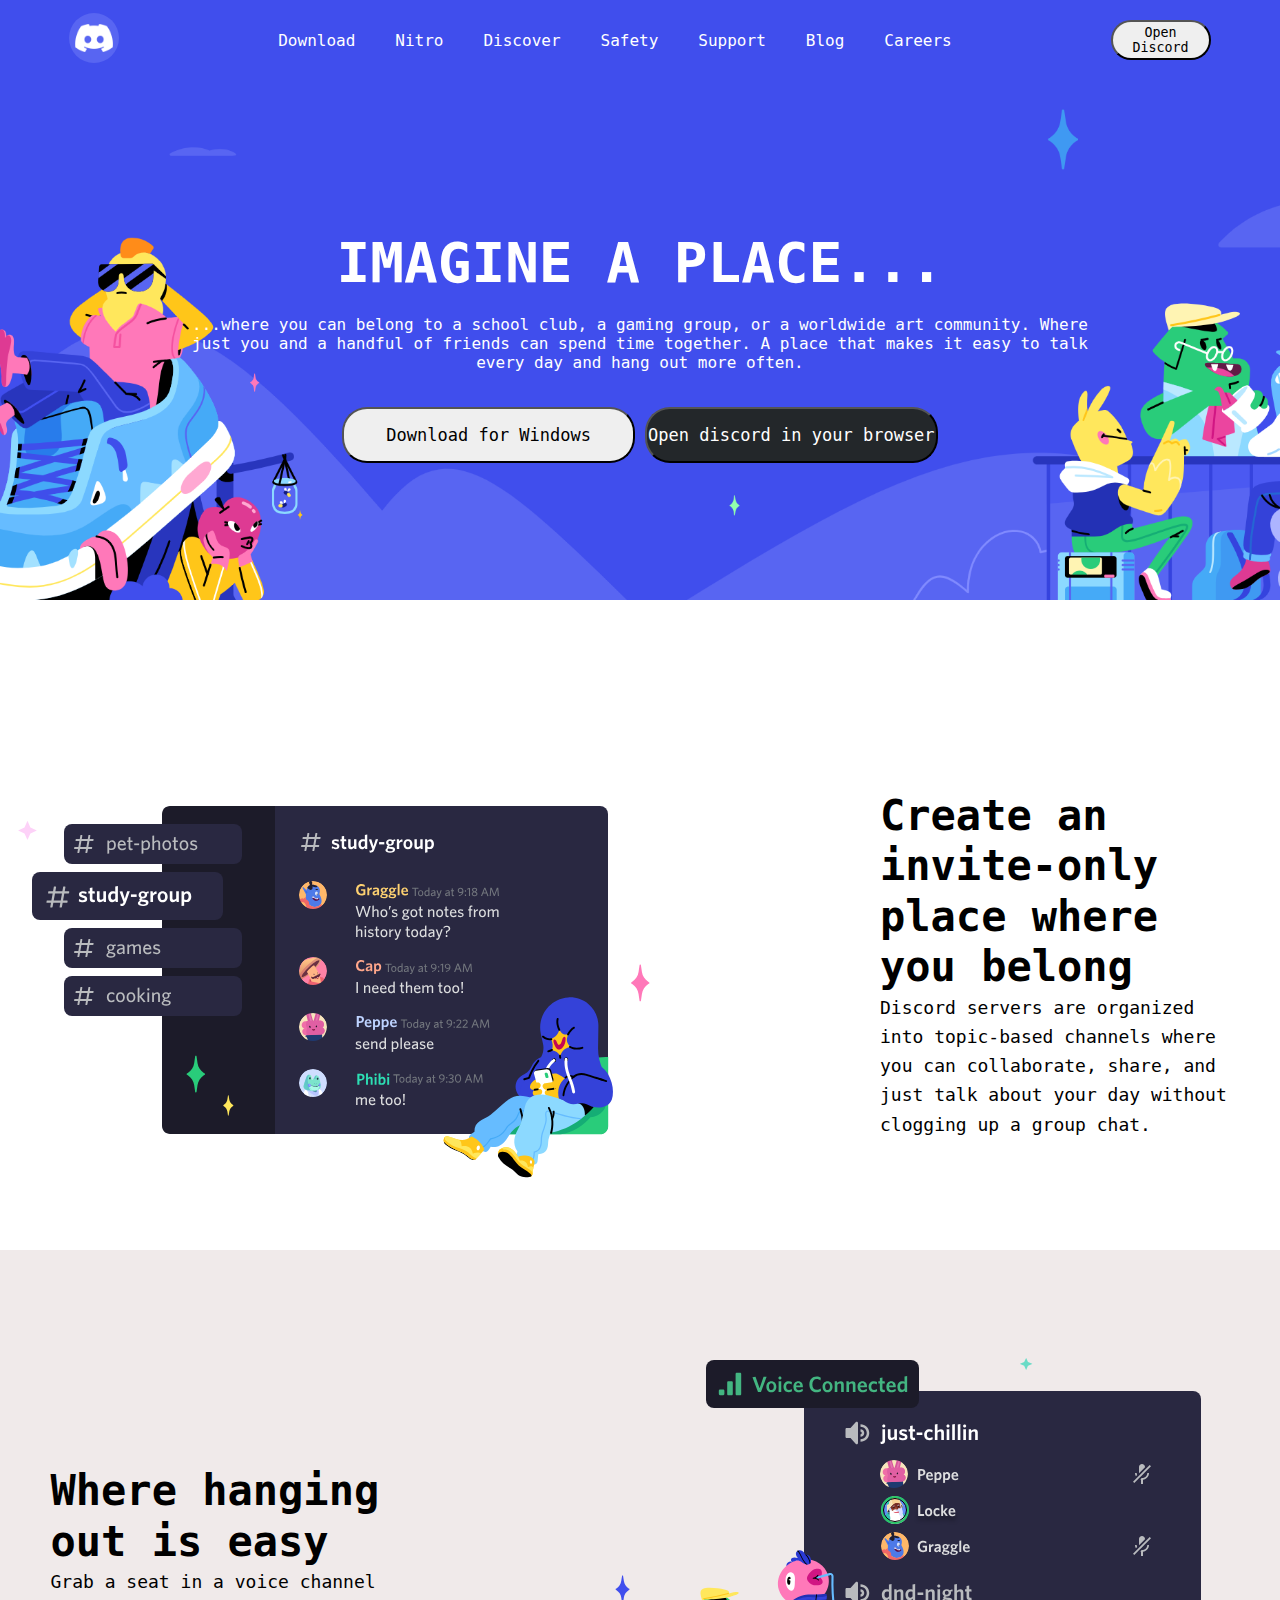
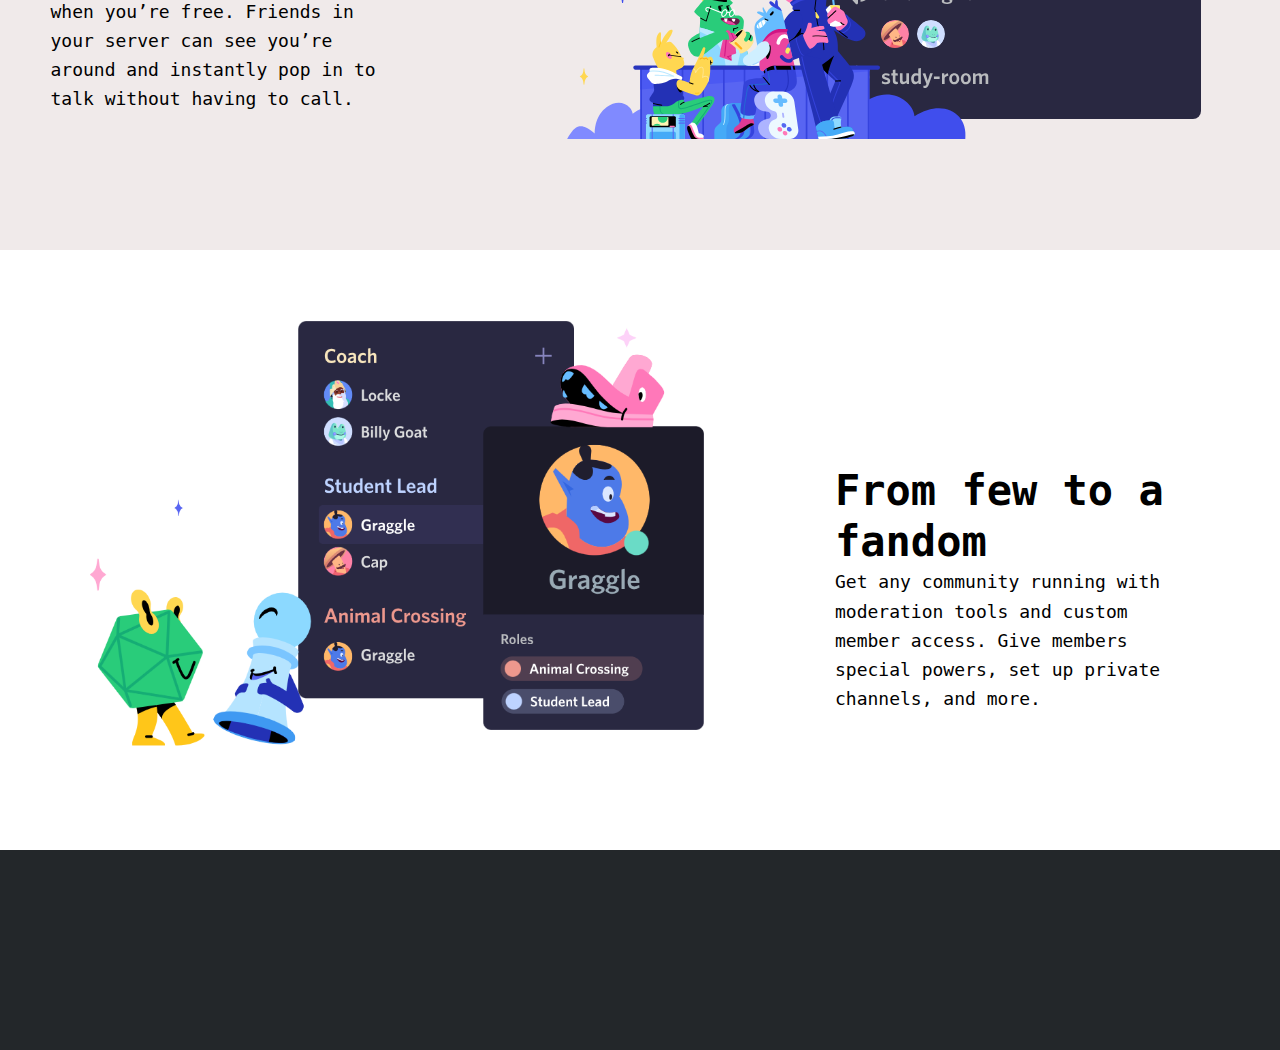
<file: discord/index.html>
<!DOCTYPE html>
<html lang="en">
<head>
    <meta charset="UTF-8">
    <meta name="viewport" content="width=device-width, initial-scale=1.0">
    <link rel="stylesheet" href="style.css">
    <title>discord</title>
</head>
<body>
    <div class="upbox">
   <nav>
    <div class="logo">
        <img src="logo.png" alt="" width="50px">
</div>
    <div class="list">
        <li>Download</li>
        <li>Nitro</li>
        <li>Discover</li>
        <li>Safety</li>
        <li>Support</li>
        <li>Blog</li>
        <li>Careers</li>
    </div>
    <button id="opendiscord">Open Discord</button>

   </nav>
   <!-- <div class="upbox-content">
    <h1 style="margin-bottom: 50px;">IMAGINE A PLACE...</h1>
    <div class="midpara">
        <p>...where you can belong to a school club, a gaming group, or a worldwide art community. Where just you and a handful of friends can spend time together. A place that makes it easy to talk every day and hang out more often.</p>
        
    </div>

    </div> -->
<div class="upbox-content" >
    <h1 style="margin-bottom: 20px; font-size: 56px;">IMAGINE  A PLACE...</h1>
    <p>    ...where you can belong to a school club, a gaming group, or a worldwide art community. Where just you and a handful of friends can spend time together. A place that makes it easy to talk every day and hang out more often.  
    </p>
<div class="midbutton">
    <button>Download for Windows</button>
    <button style=" background-color: #23272a;
    color: white;">Open discord in your browser</button>
</div>
</div>  
</div>
<!-- <div class="midbox1">
   <div class="midbox1content">
   <img src="pic2.svg" alt="" srcset="">
</div>

   <div class="midbox1text">
<h2>Create an invite-only place where you belong</h2>
<p style="font-size: 18px; line-height: 1.625;">Discord servers are organized into topic-based channels where you can collaborate, share, and just talk about your day without clogging up a group chat.
</p>
   </div>

  
</div>
<div class="midbox2">
    <div class="midbox2text">
        <h2>Where hanging out is easy</h2>
        <p style="font-size: 18px; line-height: 1.625;">Grab a seat in a voice channel when you’re free. Friends in your server can see you’re around and instantly pop in to talk without having to call.</p>
    </div>
    <div class="midbox2content">
   <img src="pc3.svg" alt="">
    </div>
</div>
<div class="midbox3">
    <div class="midbox3content">
    <img src="picture4 (2).png" alt="" srcset="" width="700">
 </div>
 
    <div class="midbox3text">
 <h2>From few to a fandom</h2>
 <p style="font-size: 18px; line-height: 1.625;">Get any community running with moderation tools and custom member access. Give members special powers, set up private channels, and more.</p>
    </div> -->
    
    <div class="midbox1">
        <div class="midbox1content">
        <img src="pic2.svg" alt="" srcset="">
     </div>
     
        <div class="midbox1text">
     <h2>Create an invite-only place where you belong</h2>
     <p style="font-size: 18px; line-height: 1.625;">Discord servers are organized into topic-based channels where you can collaborate, share, and just talk about your day without clogging up a group chat.
     </p>
        </div>
     
       
     </div>
     <div class="midbox2">
        <div class="midbox2text">
            <h2>Where hanging out is easy</h2>
            <p style="font-size: 18px; line-height: 1.625;">Grab a seat in a voice channel when you’re free. Friends in your server can see you’re around and instantly pop in to talk without having to call.</p>
        </div>
        <div class="midbox2content">
       <img src="pc3.svg" alt="">
        </div>
    </div>
    <div class="midbox3">
        <div class="midbox3content">
        <img src="picture4 (2).png" alt="" srcset="" width="700">
     </div>
     
        <div class="midbox3text">
     <h2>From few to a fandom</h2>
     <p style="font-size: 18px; line-height: 1.625;">Get any community running with moderation tools and custom member access. Give members special powers, set up private channels, and more.</p>
        </div>   
    </div>
    <div class="footer" style="height: 200px; background-color: #23272a;"></div>

</body>
</html>
</file>
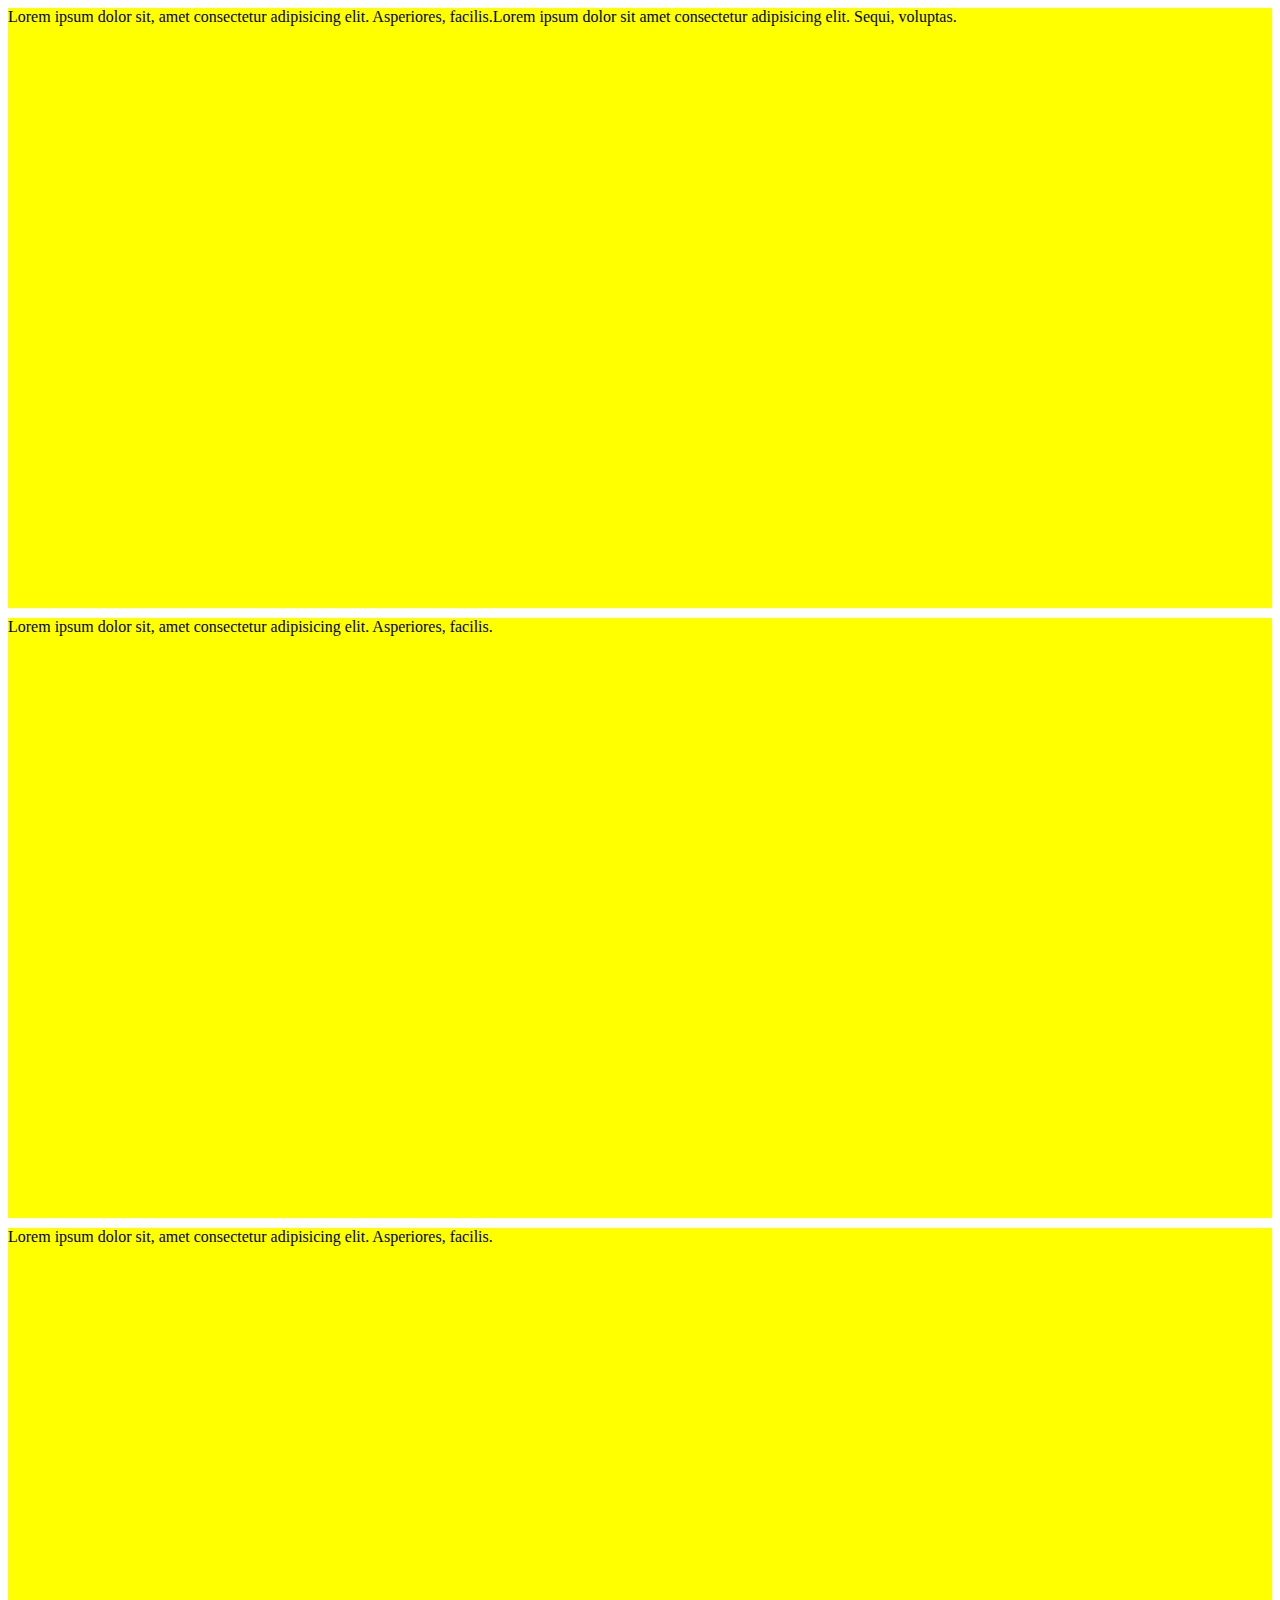
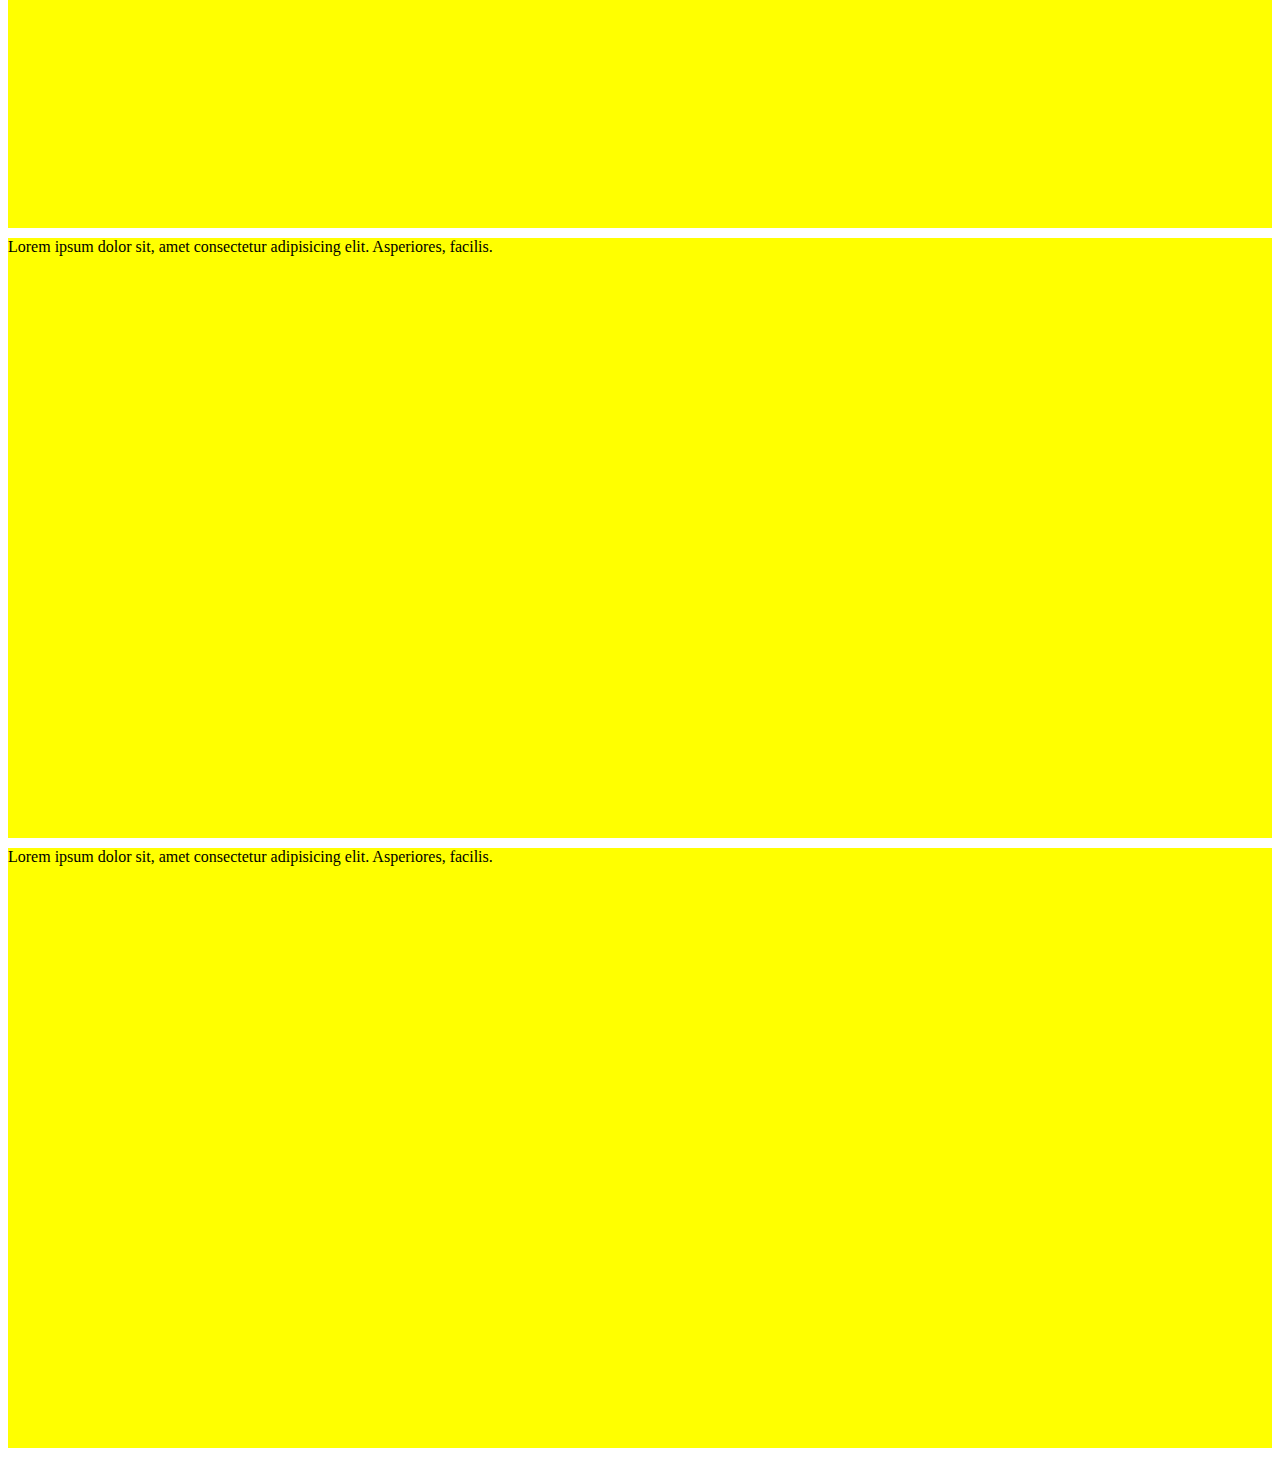
<file: discord/index2.html>
<!DOCTYPE html>
<html lang="en">
<head>
    <meta charset="UTF-8">
    <meta name="viewport" content="width=device-width, initial-scale=1.0">
    <link rel="stylesheet" href="style2.css">
    <title>Document</title>
</head>
<body>
    <div class="one">Lorem ipsum dolor sit, amet consectetur adipisicing elit. Asperiores, facilis.Lorem ipsum dolor sit amet consectetur adipisicing elit. Sequi, voluptas.</div>
    <div class="one">Lorem ipsum dolor sit, amet consectetur adipisicing elit. Asperiores, facilis.</div>
    <div class="one">Lorem ipsum dolor sit, amet consectetur adipisicing elit. Asperiores, facilis.</div>
    <div class="one">Lorem ipsum dolor sit, amet consectetur adipisicing elit. Asperiores, facilis.</div>
    <div class="one">Lorem ipsum dolor sit, amet consectetur adipisicing elit. Asperiores, facilis.</div>
</body>
</html>
</file>
<file: discord/style.css>
@import url('https://fonts.googleapis.com/css2?family=Noto+Sans:wght@600&family=Roboto:ital,wght@0,100;1,100;1,300&family=Ubuntu&display=swap');
*{
    margin: 0;
    padding: 0;
    /* font-family: 'Noto Sans', sans-serif;
font-family: 'Roboto', sans-serif;
font-family: 'Ubuntu', sans-serif; */
font-family: Consolas,"Andale Mono WT","Andale Mono","Lucida Console","Lucida Sans Typewriter","DejaVu Sans Mono","Bitstream Vera Sans Mono","Liberation Mono","Nimbus Mono L",Monaco,"Courier New",Courier,monospace;
}
body{
    margin: 0;
    padding: 0;
    /* height: 5000px; */
}
nav {
    display: flex;
    justify-content: space-around;
    align-items: center;
}

.list {
    display: flex;
    align-items: center;
    list-style-type: none;
    height: 80px;
    color: white;
}

.list li {
    margin: 0 20px; /* Adjust the spacing between list items */
}

#opendiscord {
    height: 40px;
    width: 100px;
    border-radius: 25px;
}
.upbox{
    height: 600px;
    background-color: brown;
    background-image: url(background2.png);
    background-size: cover;
    
}
.logo img{
width: 50px;
height: 50px;
border-radius: 50px;
}
h1{
    margin: auto;
    color: white;
    font-size: 60px;
    font-weight: 700;
}
.upbox-content{
   /* background-color: red; */
   height: 300px;
   width: 900px;
   margin: auto;
   margin-top: 150px;
   text-align: center;
   color: white;
   /* word-spacing: 10px; */
}
.midbutton button{
    width: 293px;
    line-height: 24px;
    font-weight: 500;
    border-radius: 25px;
    height: 56px;
    margin-top: 35px;
    font-size: 17px;
}
.midbox1{
    height: 650px;
    align-items: center;
    display: flex;
    justify-content: space-between;
   
}
.midbox1content{
    margin-top: 125px;
    /* display: flex; */
    justify-content: space-between;
   
}
h2{
    font-size: 42px;
    margin-top: 65px;
    line-height: 120%;
}
.midbox1text{
    margin-top: 15px;
    width: 350px;
    margin-right: 50px;
    /* margin-bottom: 10px; */
    
}
.midbox2{
    height: 600px;
    background-color: rgb(240, 234, 234);
    display: flex;
    align-items: center;
    justify-content: space-around;
}
.midbox2text{
    margin-top: 15px;
    width: 350px;
    margin-right: 50px;
    /* margin-bottom: 10px; */
    
}
.midbox3{
    height: 600px;
    display: flex;
    align-items: center;
    justify-content: space-around;

}
.midbox3text{
    margin-top: 15px;
    width: 350px;
    margin-right: 50px;
    /* margin-bottom: 10px; */
    
}
.midbox4{
   margin: auto;
}

 @media screen and (max-width: 500px) {
    body {
        font-size: 14px;
    }

    .upbox {
        height: auto;
        padding: 20px;
        text-align: center;
        width: 100%;
        height: 600px;
    }

    .upbox-content {
        width: 100%;
        margin-top: 50px;
    }

    h1 {
        font-size: 36px;
    }

    .midbutton button {
        width: 100%;
        margin-top: 20px;
        
    }

    .midbox1, .midbox2, .midbox3 {
        height: auto;
        flex-direction: column;
        width: 100%;
    }

    .midbox1content, .midbox2content, .midbox3content {
        margin-top: 20px;
    }

    h2, .midbox1text, .midbox2text, .midbox3text {
        width: 100%;
        margin-right: 0;
    }
    .list{
        display: none;
    }
}
@media screen and (max-width: 750px) {
    body {
        font-size: 14px;
    }

    .upbox {
        height: auto;
        padding: 20px;
        text-align: center;
        width: 95%;
        height: 600px;
    }

    .upbox-content {
        width: 100%;
        margin-top: 50px;
    }

    h1 {
        font-size: 36px;
    }

    .midbutton button {
        width: 100%;
        margin-top: 20px;
       margin-left: 7px;
       margin-right: 7px;
    }

    .midbox1, .midbox2, .midbox3 {
        height: auto;
        flex-direction: column;
        width: 95%;
    }

    .midbox1content, .midbox2content, .midbox3content {
        margin-top: 20px;
    }

    h2, .midbox1text, .midbox2text, .midbox3text {
        width: 100%;
        margin-right: 0;
    }
    .list{
        display: none;
    }
   
}
@media screen and (max-width: 500px) {
   
    .midbutton {
        text-align: center;
    }

    .midbutton button {
        width: 100%;
        margin-top: 20px;
    }
}
</file>
<file: discord/style2.css>
.one{
    height: 600px;
    background-color: yellow;
    margin-bottom: 10px;
}
</file>
